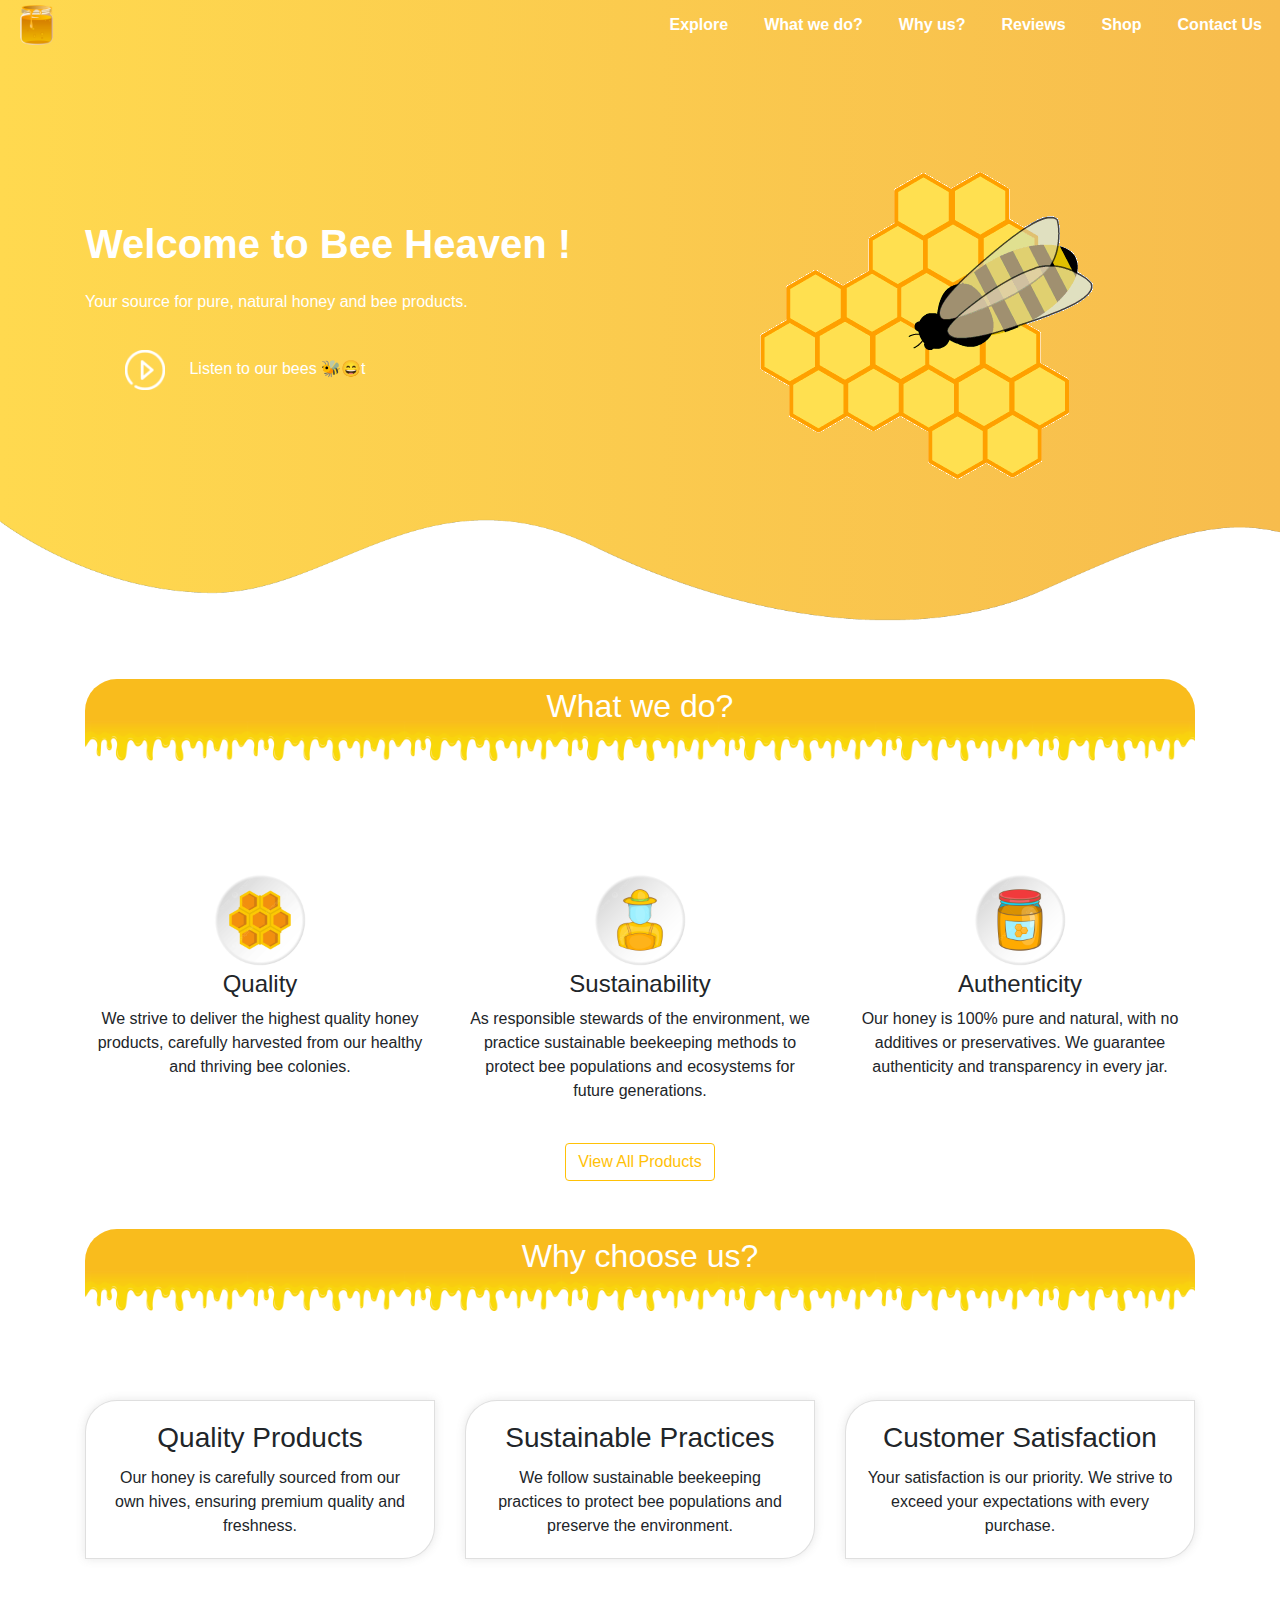
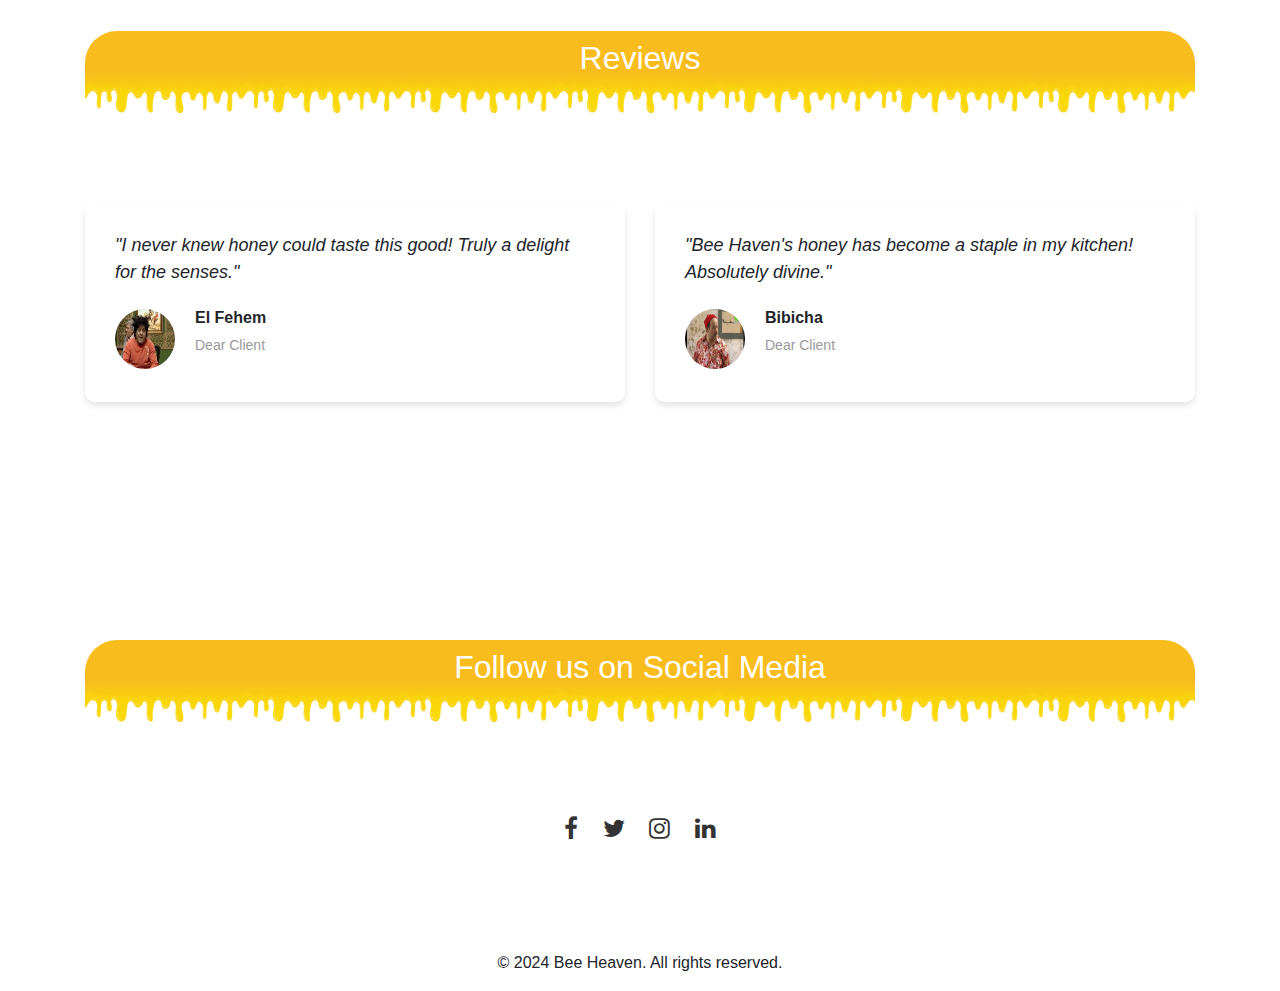
<file: index.html>
<!DOCTYPE html>
<html lang="en">

<head>
  <meta charset="UTF-8">
  <meta name="viewport" content="width=device-width, initial-scale=1.0">
  <title>Bee Heaven</title>

  <link href="https://cdn.jsdelivr.net/npm/bootstrap@4.2.1/dist/css/bootstrap.min.css" rel="stylesheet">

  <script src="https://code.jquery.com/jquery-3.3.1.slim.min.js"></script>
  <script src="https://cdn.jsdelivr.net/npm/bootstrap@4.2.1/dist/js/bootstrap.bundle.min.js"></script>
  <link rel="stylesheet" href="https://cdnjs.cloudflare.com/ajax/libs/font-awesome/4.7.0/css/font-awesome.min.css">

  <link rel="stylesheet" href="style.css">
  <script src="script.js"></script>
</head>

<body>
  <section id="nav-bar">
    <nav class="navbar navbar-expand-lg navbar-light">
      <a class="navbar-brand" href="/"><img src="images/jar.png" /></a>
      <button class="navbar-toggler" type="button" data-toggle="collapse" data-target="#navbarNav"
        aria-controls="navbarNav" aria-expanded="false" aria-label="Toggle navigation">
        <i class="fa fa-bars" aria-hidden="true"></i>
      </button>
      <div class="collapse navbar-collapse" id="navbarNav">
        <ul class="navbar-nav ml-auto">
          <li class="nav-item ">
            <a class="nav-link" href="/">Explore</a>
          </li>
          <li class="nav-item">
            <a class="nav-link" href="/#what-we-do">What we do?</a>
          </li>
          <li class="nav-item">
            <a class="nav-link" href="/#why-us">Why us?</a>
          </li>
          <li class="nav-item">
            <a class="nav-link" href="/#reviews">Reviews</a>
          </li>
          <li class="nav-item">
            <a class="nav-link" href="/products.html">Shop</a>
          </li>
          <li class="nav-item">
            <a class="nav-link" href="/contact.html">Contact Us</a>
          </li>
        </ul>
      </div>
    </nav>
  </section>

  <section id="banner">
    <div class="container">
      <div class="row">
        <div class="col-md-6">
          <p class="promo-title">Welcome to Bee Heaven !</p>
          <p>Your source for pure, natural honey and bee products.</p>
          <a href="#" class="play-btn">
            <img src="images/play.png" class="play-btn">
            Listen to our bees 🐝😄t
          </a>
        </div>
        <div class="col-md-6 text-center">
          <img src="images/bee.gif" class="img-fluid">
        </div>
      </div>
    </div>
    <img src="images/wave1.png" class="bottom-img">
  </section>


  </section>
  <section id="what-we-do" class="pt-4 mt-4">
    <div class="container text-center">
      <h2 class="title">What we do?</h2>
      <div class="drips"></div>
      <p class="about-title"></p>
      <div class="row text-center">
        <div class="col-md-4">
          <img src="images/honeycomb1.jpg" class="service-img">
          <h4>Quality</h4>
          <p>We strive to deliver the highest quality honey products, carefully harvested from our healthy and thriving
            bee colonies.</p>
        </div>
        <div class="col-md-4">
          <img src="images/worker.jpg" class="service-img">
          <h4>Sustainability</h4>
          <p>As responsible stewards of the environment, we practice sustainable beekeeping methods to protect bee
            populations and ecosystems for future generations.</p>
        </div>
        <div class="col-md-4">
          <img src="images/honey.jpg" class="service-img">
          <h4>Authenticity</h4>
          <p>Our honey is 100% pure and natural, with no additives or preservatives. We guarantee authenticity and
            transparency in every jar.</p>
        </div>
      </div>
      <br />
      <div class="row text-center">
        <div class="col-md-12">
          <a href="products.html" class="btn btn-outline-warning">View All Products</a>
        </div>
      </div>
  </section>
  <section id="why-us" class="pt-4 mt-4">
    <div class="container text-center">
      <h2 class="title text-center">Why choose us?</h2>
      <div class="drips"></div>
      <p class="about-title"></p>
      <div class="row">

        <div class="col-md-4">
          <div class="card mb-4">
            <div class="card-body">
              <h3 class="card-title">Quality Products</h3>
              <p class="card-text">Our honey is carefully sourced from our own hives, ensuring premium quality and
                freshness.</p>
            </div>
          </div>
        </div>
        <div class="col-md-4">
          <div class="card mb-4">
            <div class="card-body">
              <h3 class="card-title">Sustainable Practices</h3>
              <p class="card-text">We follow sustainable beekeeping practices to protect bee populations and preserve
                the
                environment.</p>
            </div>
          </div>
        </div>
        <div class="col-md-4">
          <div class="card mb-4">
            <div class="card-body">
              <h3 class="card-title">Customer Satisfaction</h3>
              <p class="card-text">Your satisfaction is our priority. We strive to exceed your expectations with every
                purchase.</p>
            </div>
          </div>
        </div>
      </div>
    </div>
  </section>
  <section id="reviews" class="pt-4 mt-4">
    <div class="container">
      <h2 class="title text-center">Reviews</h2>
      <div class="drips"></div>
      <p class="about-title"></p>
      <div class="row mb-5">
        <div class="col-md-6">
          <div class="reviews">
            <p class="quote">"I never knew honey could taste this good! Truly a delight for the senses."</p>
            <div class="author-details">
              <img src="images/fehem.jpg" alt="Client 1" class="avatar">
              <div class="author-info">
                <p class="author-name">El Fehem</p>
                <p class="author-role">Dear Client</p>
              </div>
            </div>
          </div>
        </div>
        <div class="col-md-6">
          <div class="reviews">
            <p class="quote">"Bee Haven's honey has become a staple in my kitchen! Absolutely divine."</p>
            <div class="author-details">
              <img src="images/bibicha.jpg" alt="Client 2" class="avatar">
              <div class="author-info">
                <p class="author-name">Bibicha</p>
                <p class="author-role">Dear Client</p>
              </div>
            </div>
          </div>
        </div>
      </div>
    </div>
  </section>
  <section id="social-media">
    <div class="container text-center">
      <h2 class="title">Follow us on Social Media</h2>
      <div class="drips"></div>
      <p class="about-title"></p>

      <div class="social-icons">
        <a href="#" class="social-icon"><i class="fa fa-facebook"></i></a>
        <a href="#" class="social-icon"><i class="fa fa-twitter"></i></a>
        <a href="#" class="social-icon"><i class="fa fa-instagram"></i></a>
        <a href="#" class="social-icon"><i class="fa fa-linkedin"></i></a>
      </div>
    </div>
  </section>

  <footer class="text-center mt-4">
    <p>&copy; 2024 Bee Heaven. All rights reserved.</p>
  </footer>
</body>
</file>
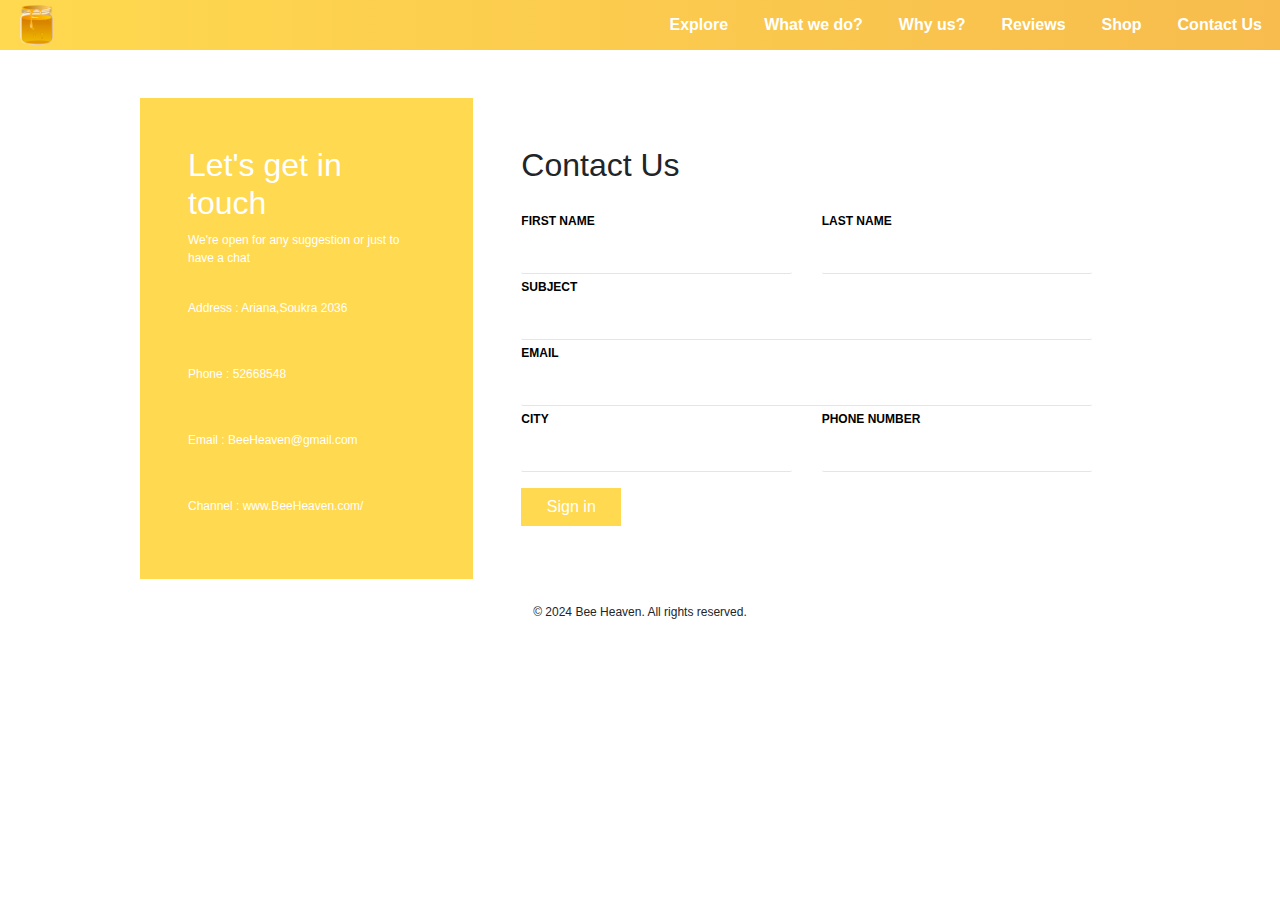
<file: contact.html>
<!DOCTYPE html>
<html lang="en">

<head>
  <meta charset="UTF-8">
  <meta name="viewport" content="width=device-width, initial-scale=1.0">
  <title>Contact us</title>

  <link href="https://cdn.jsdelivr.net/npm/bootstrap@4.2.1/dist/css/bootstrap.min.css" rel="stylesheet">

  <script src="https://code.jquery.com/jquery-3.3.1.slim.min.js"></script>
  <script src="https://cdn.jsdelivr.net/npm/bootstrap@4.2.1/dist/js/bootstrap.bundle.min.js"></script>
  <link rel="stylesheet" href="https://cdnjs.cloudflare.com/ajax/libs/font-awesome/4.7.0/css/font-awesome.min.css">
  <link href="./contact.css" rel="stylesheet">
  <link href="./style.css" rel="stylesheet">

</head>

<body>
  <section id="nav-bar">
    <nav class="navbar navbar-expand-lg navbar-light">
      <a class="navbar-brand" href="/"><img src="images/jar.png" /></a>
      <button class="navbar-toggler" type="button" data-toggle="collapse" data-target="#navbarNav"
        aria-controls="navbarNav" aria-expanded="false" aria-label="Toggle navigation">
        <i class="fa fa-bars" aria-hidden="true"></i>
      </button>
      <div class="collapse navbar-collapse" id="navbarNav">
        <ul class="navbar-nav ml-auto">
          <li class="nav-item ">
            <a class="nav-link" href="/">Explore</a>
          </li>
          <li class="nav-item">
            <a class="nav-link" href="/#what-we-do">What we do?</a>
          </li>
          <li class="nav-item">
            <a class="nav-link" href="/#why-us">Why us?</a>
          </li>
          <li class="nav-item">
            <a class="nav-link" href="/#reviews">Reviews</a>
          </li>
          <li class="nav-item">
            <a class="nav-link" href="/products.html">Shop</a>
          </li>
          <li class="nav-item">
            <a class="nav-link" href="/contact.html">Contact Us</a>
          </li>
        </ul>
      </div>
    </nav>
  </section>
  <div class="container mt-5 shadow ">
    <div class="row ">
      <div class="col-md-4 bg-primary p-5 text-white order-sm-first order-last">
        <h2>Let's get in touch</h2>
        <p>We're open for any suggestion or just to have a chat</p>
        <div class="d-flex mt-2">
          <i class="bi bi-geo-alt"></i>
          <p class="mt-3 ms-3">Address : Ariana,Soukra 2036</p>
        </div>
        <div class="d-flex mt-2">
          <i class="bi bi-telephone-forward"></i>
          <p class="mt-4 ms-3">Phone : 52668548</p>
        </div>
        <div class="d-flex mt-2">
          <i class="bi bi-envelope"></i>
          <p class="mt-4 ms-3">Email : BeeHeaven@gmail.com</p>
        </div>
        <div class="d-flex mt-2">
          <i class="bi bi-youtube"></i>
          <p class="mt-4 ms-3">Channel : www.BeeHeaven.com/</p>
        </div>
      </div>
      <div class="col-md-8 p-5 ">
        <h2>Contact Us</h2>
        <form class="row g-3 contactForm mt-4">
          <div class="col-md-6">
            <label for="inputEmail4" class="form-label">First Name</label>
            <input type="text" class="form-control" id="inputEmail4" required>
          </div>
          <div class="col-md-6">
            <label for="inputPassword4" class="form-label">Last Name</label>
            <input type="text" class="form-control" id="inputPassword4" required>
          </div>
          <div class="col-12">
            <label for="inputAddress" class="form-label">Subject</label>
            <input type="text" class="form-control" id="inputAddress" required>
          </div>
          <div class="col-12">
            <label for="inputAddress" class="form-label">Email</label>
            <input type="email" class="form-control" id="inputAddress" required>
          </div>
          <div class="col-md-6">
            <label for="inputCity" class="form-label">City</label>
            <input type="text" class="form-control" id="inputCity">
          </div>
          <div class="col-md-6">
            <label for="inputCity" class="form-label">Phone Number</label>
            <input type="tel" class="form-control" id="inputCity" required>
          </div>
          <div class="col-12">
            <button type="submit" class="btn btn-primary mt-3">Sign in</button>
          </div>
        </form>
      </div>
    </div>
  </div>
  <footer class="text-center mt-4">
    <p>&copy; 2024 Bee Heaven. All rights reserved.</p>
  </footer>
</body>

</html>
</file>
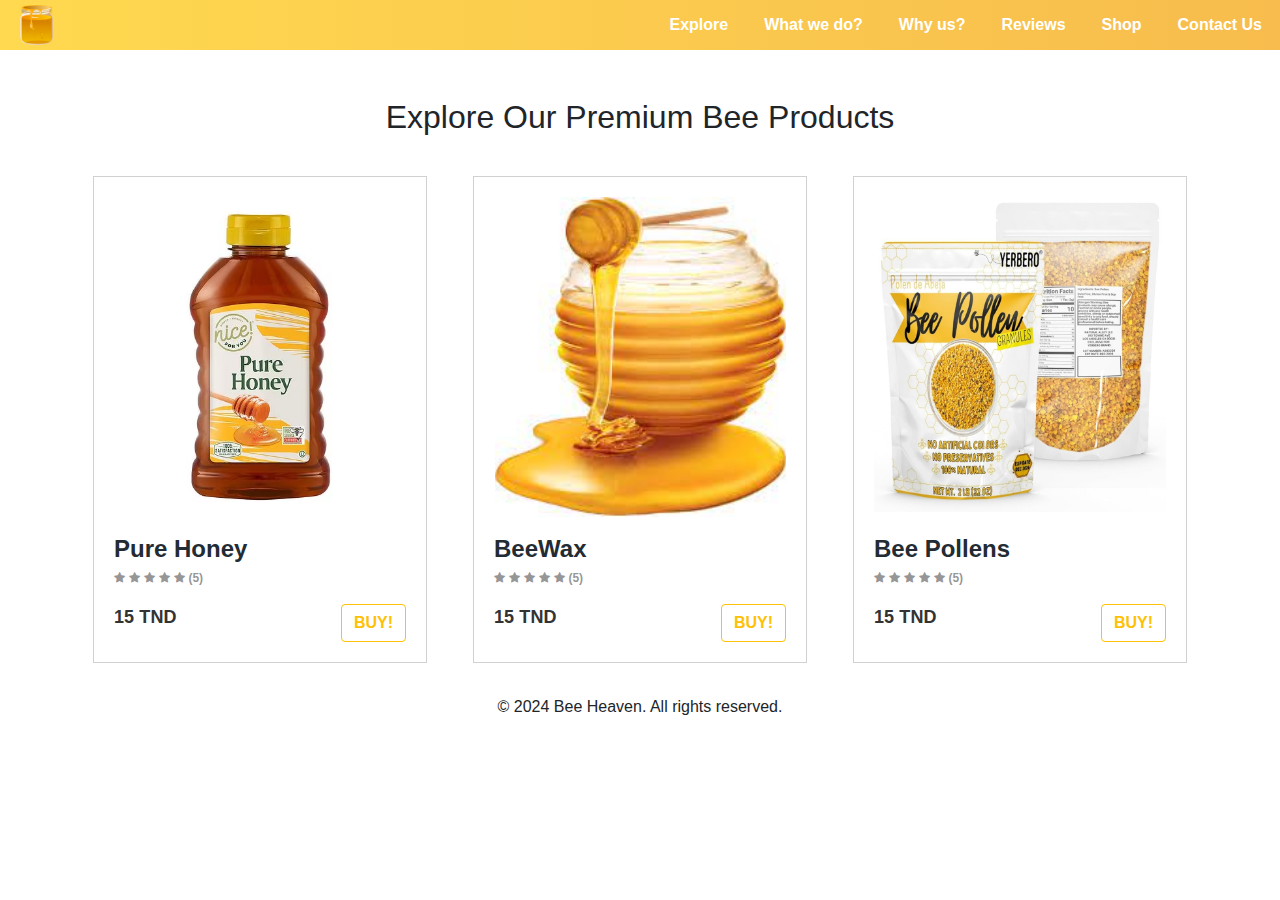
<file: products.html>
<!DOCTYPE html>
<html lang="en">

<head>
  <meta charset="UTF-8">
  <meta name="viewport" content="width=device-width, initial-scale=1.0">
  <title>Bee Heaven - Premium Bee Products</title>

  <link href="https://cdn.jsdelivr.net/npm/bootstrap@4.2.1/dist/css/bootstrap.min.css" rel="stylesheet">
  <link rel="stylesheet" href="products.css" />
  <link rel="stylesheet" href="style.css" />

  <script src="https://code.jquery.com/jquery-3.3.1.slim.min.js"></script>
  <script src="https://cdn.jsdelivr.net/npm/bootstrap@4.2.1/dist/js/bootstrap.bundle.min.js"></script>
  <link rel="stylesheet" href="https://cdnjs.cloudflare.com/ajax/libs/font-awesome/4.7.0/css/font-awesome.min.css">
</head>

<body>
  <section id="nav-bar">
    <nav class="navbar navbar-expand-lg navbar-light">
      <a class="navbar-brand" href="/"><img src="images/jar.png" /></a>
      <button class="navbar-toggler" type="button" data-toggle="collapse" data-target="#navbarNav"
        aria-controls="navbarNav" aria-expanded="false" aria-label="Toggle navigation">
        <i class="fa fa-bars" aria-hidden="true"></i>
      </button>
      <div class="collapse navbar-collapse" id="navbarNav">
        <ul class="navbar-nav ml-auto">
          <li class="nav-item ">
            <a class="nav-link" href="/">Explore</a>
          </li>
          <li class="nav-item">
            <a class="nav-link" href="/#what-we-do">What we do?</a>
          </li>
          <li class="nav-item">
            <a class="nav-link" href="/#why-us">Why us?</a>
          </li>
          <li class="nav-item">
            <a class="nav-link" href="/#reviews">Reviews</a>
          </li>
          <li class="nav-item">
            <a class="nav-link" href="/products.html">Shop</a>
          </li>
          <li class="nav-item">
            <a class="nav-link" href="/contact.html">Contact Us</a>
          </li>
        </ul>
      </div>
    </nav>
  </section>
  <!-- Product-Section HTML Code STARTS -->
  <div class="container">
    <!-- Beautiful Title -->
    <br>
    <br>
    <h2 class="text-center">Explore Our Premium Bee Products</h2>
    <br>
    <div class="row">
      <!-- Product 1 -->
      <div class="col-md-4">
        <div class="m-2">
          <div class="product-border">

            <a href="#" class="product-img">
              <div style="background-image: url(images/pure.avif)"></div>
            </a>
            <p class="product-name">
              <a href="#">Pure Honey</a </p>
            <p class="product-rating">
              <span><i class="fa fa-star" aria-hidden="true"></i></span>
              <span><i class="fa fa-star" aria-hidden="true"></i></span>
              <span><i class="fa fa-star" aria-hidden="true"></i></span>
              <span><i class="fa fa-star" aria-hidden="true"></i></span>
              <span><i class="fa fa-star" aria-hidden="true"></i></span>
              <span>(5)</span>
            </p>
            <p class="product-price">

              <span class="product-discounted-price">15 TND</span>
              <span><button class="btn btn-outline-warning font-weight-bold">BUY!</button></span>
            </p>

          </div>
        </div>
      </div>

      <!-- Product 2 -->
      <div class="col-md-4">
        <div class="m-2">
          <div class="product-border">
            <a href="#" class="product-img">
              <div style="background-image: url(images/pure.jpg)"></div>
            </a>
            <p class="product-name">
              <a href="#">BeeWax</a>
            </p>
            <p class="product-rating">
              <span><i class="fa fa-star" aria-hidden="true"></i></span>
              <span><i class="fa fa-star" aria-hidden="true"></i></span>
              <span><i class="fa fa-star" aria-hidden="true"></i></span>
              <span><i class="fa fa-star" aria-hidden="true"></i></span>
              <span><i class="fa fa-star" aria-hidden="true"></i></span>
              <span>(5)</span>
            </p>
            <p class="product-price">
              <span class="product-discounted-price">15 TND</span>
              <span><button class="btn btn-outline-warning font-weight-bold">BUY!</button></span>
            </p>
          </div>
        </div>
      </div>

      <!-- Product 3 -->
      <div class="col-md-4">
        <div class="m-2">
          <div class="product-border">
            <a href="#" class="product-img">
              <div style="background-image: url(images/pollen.jpg)"></div>
            </a>
            <p class="product-name">
              <a href="#">Bee Pollens</a>
            </p>
            <p class="product-rating">
              <span><i class="fa fa-star" aria-hidden="true"></i></span>
              <span><i class="fa fa-star" aria-hidden="true"></i></span>
              <span><i class="fa fa-star" aria-hidden="true"></i></span>
              <span><i class="fa fa-star" aria-hidden="true"></i></span>
              <span><i class="fa fa-star" aria-hidden="true"></i></span>
              <span>(5)</span>
            </p>
            <p class="product-price">
              <span class="product-discounted-price">15 TND</span>
              <span><button class="btn btn-outline-warning font-weight-bold">BUY!</button></span>
            </p>
          </div>
        </div>
      </div>


    </div>

  </div>


  <footer class="text-center mt-4">
    <p>&copy; 2024 Bee Heaven. All rights reserved.</p>
  </footer>

</body>

</html>
</file>
<file: style.css>
</html>,
,
,
,
,
,
@import url('https://fonts.googleapis.com/css2?family=Honk&family=Ubuntu:wght@400;500;700&display=swap');

* {
  margin: 0;
  padding: 0;

}

body {
  font-family: 'Ubuntu', sans-serif;
}

#nav-bar {
  position: sticky;
  top: 0;
  z-index: 10;
}

.navbar-brand img {
  width: auto;
  /* Adjust the width to your desired size */
  height: 150px;
  /* Let the height adjust proportionally */
}


.navbar {
  background-image: linear-gradient(to right, #ffd94f, #f7bc4d);
  padding: 0;
}

.navbar-brand img {
  height: 40px;
  padding-left: 20px;
}

.navbar-nav li {
  padding: 0 10px;
}

.navbar-nav li a {
  color: #fff !important;
  font-weight: 600;
  float: right;
  text-align: left;
}

.fa-bars {
  color: #fff;
  font-size: 30px !important;
}

.navbar-toggler {
  outline: none !important;
}

/* corrected the comma to a semicolon here */

.navbar-brand {
  font-family: 'Honk', system-ui;
  /* font-size: xx-large !important; */
}

#banner {
  background-image: linear-gradient(to right, #ffd94f, #f7bc4d);
  color: #fff;
  padding-top: 5%;
}

.promo-title {
  font-size: 40px;
  font-weight: 600;
  margin-top: 100px;
}

.play-btn {
  width: 40px;
  margin: 20px;

}

#banner a {
  color: #fff;
  text-decoration: none;
}

.bottom-img {
  width: 100%;
}

#services {
  padding: 80px 0;

}

.service-img {
  width: 100px;
  margin-top: 20px;
}

.services {
  padding: 20px;
}

#services h4 {
  padding: 5px;
  margin-top: 25px;
  text-transform: uppercase;
}

.title {
  background: #f9bc1d;
  color: white;
  height: 42px;
  width: 100%;
  border-radius: 32px 32px 0 0;
  padding-top: 8px;
}

.drips {
  background: url(images/honey-dripping.webp);
  background-position: bottom;
  background-repeat: repeat;
  background-size: contain;
  width: 100%;
  height: 40px;
  margin-top: -8px;
}

#services .btn-primary {
  box-shadow: none;
  padding: 8px 25px;
  border: none;
  border-radius: 20px;
  background-image: linear-gradient(to right, #ffd94f, #f7bc4d);
}

#about-us {
  background: #ffd94f;
  padding-bottom: 50px;
  padding-top: 50px;

}

.about-title {
  font-size: 40px;
  font-weight: 600;
  margin-top: 8%
}

.card {
  box-shadow: 0 0 10px 0 rgba(100, 100, 100, 0.16);
  border-radius: 32px 0 32px 0;
  transition: all 300ms ease-in-out;
}

.card:hover {
  background: linear-gradient(to right, #ffd94f, #f7bc4d);
  transform: rotateY(10deg) rotateX(10deg);
  box-shadow: 0 0 20px rgba(0, 0, 0, 0.3);
  color: white;
}

.card::before {
  content: "";
  position: absolute;
  top: 0;
  left: 0;
  width: 100%;
  height: 100%;
  /* background: linear-gradient(to right, rgba(255, 217, 79, 0.5), rgba(247, 188, 77, 0.5)); */
  border-radius: 10px;
  transform: translateZ(-10px);
}



.user-details {
  display: inline-block;
  font-size: 0;

}

/* Testimonials Section */
#reviews {
  padding: 80px 0;
}

.reviews {
  padding: 30px;
  border-radius: 10px;
  box-shadow: 0 4px 6px rgba(0, 0, 0, 0.1);
  margin-bottom: 30px;
}

.quote {
  font-size: 18px;
  font-style: italic;
  margin-bottom: 20px;
}

.author-details {
  display: flex;
  align-items: center;
}

.avatar {
  width: 60px;
  height: 60px;
  border-radius: 50%;
  margin-right: 20px;
}

.author-info {
  flex-grow: 1;
}

.author-name {
  font-weight: bold;
  margin-bottom: 5px;
}

.author-role {
  font-size: 14px;
  color: #999;
}

#social-media {
  padding: 80px 0;
}

.social-icons {
  margin-top: 30px;
}

.social-icon {
  font-size: 24px;
  color: #333;
  margin: 0 10px;
  transition: color 0.3s ease;
}

.social-icon:hover {
  color: #007bff;
  /* Change color on hover */
}
</file>
<file: contact.css>
*{
  padding: 0;
  margin: 0;
  box-sizing: border-box;

}
.container{
  width: 1000px!important;
}
p{
  font-size: 12px;
}
h1{
  font-family: Verdana, Geneva, Tahoma, sans-serif!important;
}
.bg-primary{
  background-color: #ffd94f !important;
  font-family:Verdana, Geneva, Tahoma, sans-serif!important;

}
.form-control {
  height: 36px;
  background: #fff;
  color: rgba(0, 0, 0, 0.8);
  font-size: 14px;
  border-radius: 2px;
  box-shadow: none !important;
  border: 1px solid rgba(0, 0, 0, 0.1);
}
.contactForm .form-control {
  border: none;
  border-bottom: 1px solid rgba(0, 0, 0, 0.1);
  padding: 0;
}


.form-control:focus,.form-control:active {
  border-color:  #ffd94f !important;
}
.form-label {
  color: #000;
  text-transform: uppercase;
  font-size: 12px;
  font-weight: 700;
  margin-bottom: 0.5rem;
}
.btn.btn-primary {
  background: #ffd94f !important;
  border-color:  #ffd94f !important;
  color: #fff;
  width: 100px;
  border-radius: 0!important;

}
.btn.btn-primary:hover{
  background-color: #ffd94f!important;
}

.bi{
  font-size: 50px;
}
@media only screen and (max-width: 600px) {
  .container{
      width: 100%!important;
      padding-bottom: 207px!important;
  }
}
</file>
<file: products.css>
/* Product-Section CSS Code Starts */
.text-center {
  font-family: Verdana, Geneva, Tahoma, sans-serif
}

.product-section {
  padding-left: 15px;
  padding-right: 15px;
  margin-bottom: 20px;
}

.product-img {
  display: block;
}

.product-img>div {
  width: auto;
  height: 320px;
  background-size: contain;
  background-repeat: no-repeat;
  background-position: center;
}

.product-img-center {
  text-align: center;
}

.product-border {
  border: 1px solid #d1d1d1;
  padding: 20px;
}

.product-name {
  margin: 0;
  padding-top: 14px;
}

.product-name a {
  color: #232b33;
  text-decoration: none;
  font-size: 24px;
  font-family: Roboto, sans-serif, arial;
  font-weight: bold;
}

.product-rating {
  color: #FFC315;
  font-size: 14px;
  padding-top: 0;
}

.product-rating span {
  font-weight: 600;
  color: #3c3b3b8c;
  font-size: 12px;
  font-family: Roboto, sans-serif, arial;
}

.product-discounted-price {
  color: #333;
  font-size: 18px;
  letter-spacing: 0.1px;
  font-weight: 600;
  font-family: Roboto, sans-serif, arial;
}

.product-original-price {
  color: #6f6f6f;
  text-decoration: line-through;
  font-size: 14px;
  font-family: "Helvetica Neue", Helvetica, Arial, sans-serif;
}

.product-discount {
  border: 1px solid #ccc;
  background: #fff;
  display: inline-block;
  font-size: 10px;
  color: #999;
  padding: 5px;
  border-radius: 1px;
  float: right;
}

.product-price {
  margin: 0;
  display: flex;
  justify-content: space-between;
}

/* Product-Section CSS Code Ends */
</file>
